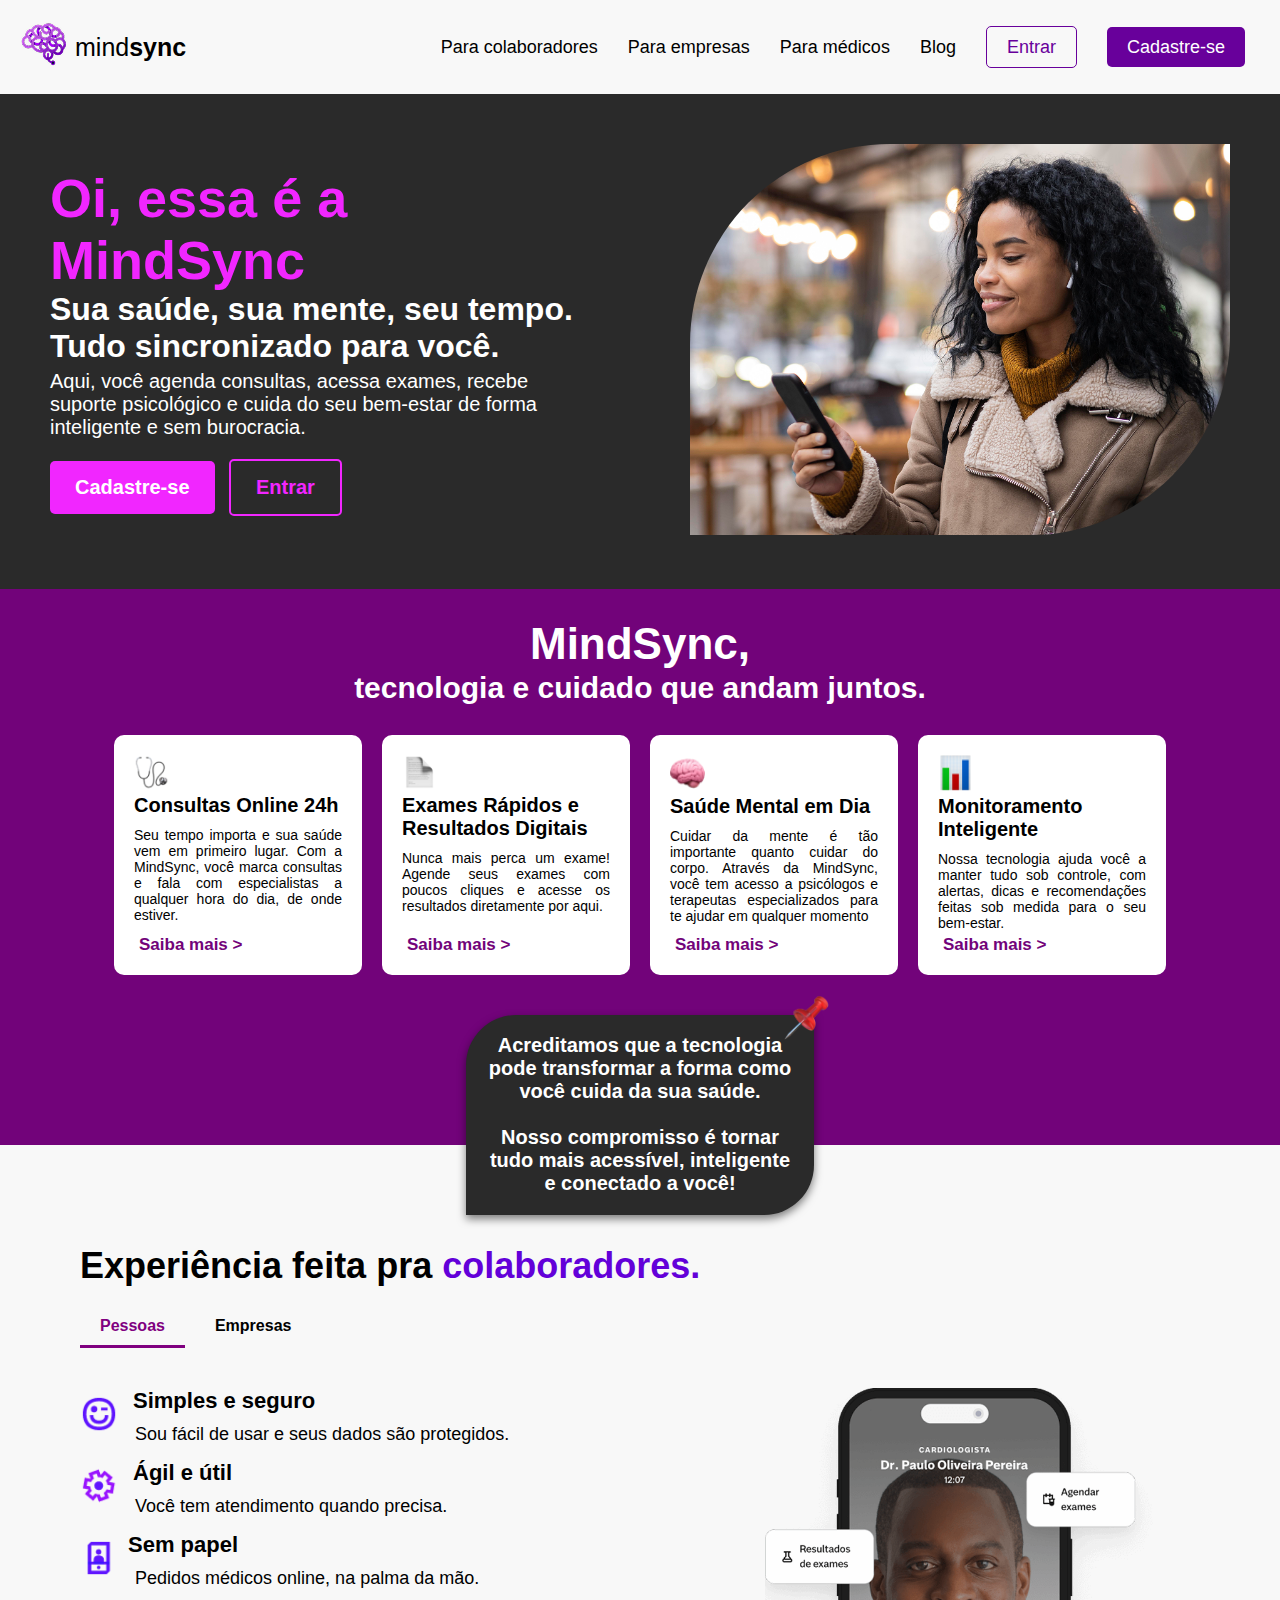
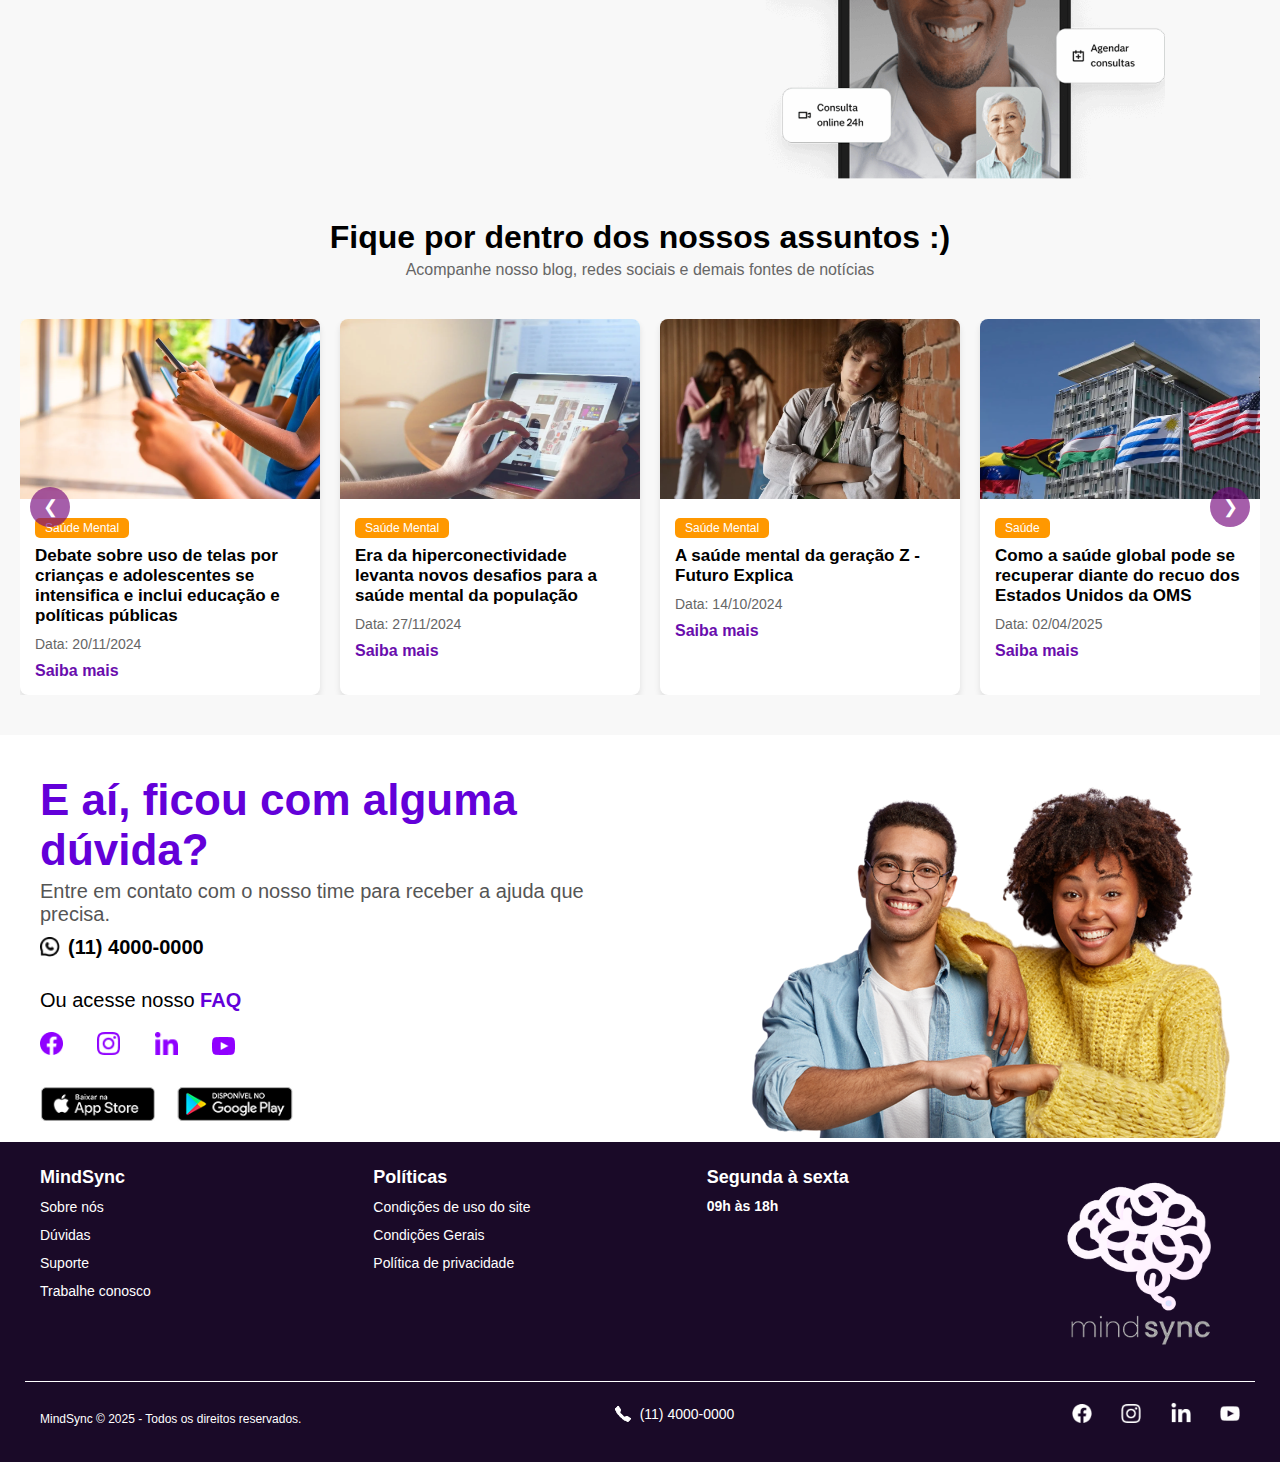
<file: mindsync/html/index.html>
<!DOCTYPE html>
<html lang="PT-br">
<head>
    <meta charset="UTF-8">
    <meta name="viewport" content="width=device-width, initial-scale=1.0">
    <link rel="stylesheet" href="../css/style.css">
    <link rel="shortcut icon" href="../imagens/img_index.html/fav-icon.png" type="image/x-icon">
    <title>MindSync</title>
</head>
<body>
<!-- HEADER -->
    <header>
        <div class="logo">
           <a href="../html/index.html"><img src="../imagens/img_index.html/fav-icon.png" alt="logoSite"></a>
            <p>mind<strong>sync</strong></p>
        </div>
        <nav>
            <ul>
                <li class="hoverheader"><a href="#">Para colaboradores</a></li>
                <li class="hoverheader"><a href="#">Para empresas</a></li>
                <li class="hoverheader"><a href="#">Para médicos</a></li>
                <li class="hoverheader"><a href="../html/blog.html">Blog</a></li>
                <li><a href="../html/login.html" class="entra">Entrar</a></li>
                <li><a href="#" class="cadastrar">Cadastre-se</a></li>
            </ul>
        </nav>
        <div class="menu-icon" onclick="toggleMenu()">&#9776;</div>
    </header>

    <script>
        function toggleMenu() {
            const nav = document.querySelector('nav ul');
            nav.classList.toggle('active');
        }
    </script>
<!-- FIM DO HEADER -->

<div class="container">
    <div class="text-content">
        <h1>Oi, essa é a <span>MindSync</span></h1>
        <h2>Sua saúde, sua mente, seu tempo. Tudo sincronizado para você.</h2>
        <p>Aqui, você agenda consultas, acessa exames, recebe suporte psicológico e cuida do seu bem-estar de forma inteligente e sem burocracia.</p>
        <div class="buttons">
            <a href="#" class="cadastro">Cadastre-se</a>
            <a href="../html/login.html" class="entrar">Entrar</a>
        </div>
    </div>
    <div class="image-content">
        <img src="../imagens/img_index.html/imagemBanner1.png" alt="Mulher usando celular">
    </div>
</div>

<section class="section-container">
    <h1 class="section-title" style="font-size: 44px;">MindSync,</h1>
    <h2 class="section-title" style="margin: 2px 0 30px 0;">tecnologia e cuidado que andam juntos.</h2>
    <div class="cards-container">
        <div class="card">
            <img src="../imagens/img_index.html/iconEstetoscopio.png" alt="Estetoscopio">
            <h3>Consultas Online 24h</h3>
            <p>Seu tempo importa e sua saúde vem em primeiro lugar. Com a MindSync, você marca consultas e fala com especialistas a qualquer hora do dia, de onde estiver.</p>
            <a href="#">Saiba mais  ></a>
        </div>
        <div class="card">
            <img src="../imagens/img_index.html/iconConsulta.png" alt="exames">
            <h3>Exames Rápidos e Resultados Digitais</h3>
            <p>Nunca mais perca um exame! Agende seus exames com poucos cliques e acesse os resultados diretamente por aqui.</p>
            <a href="#">Saiba mais  ></a>
        </div>
        <div class="card">
            <img src="../imagens/img_index.html/iconCerebro.png" alt="Cerebro">
            <h3>Saúde Mental em Dia</h3>
            <p>Cuidar da mente é tão importante quanto cuidar do corpo. Através da MindSync, você tem acesso a psicólogos e
                terapeutas especializados para
                te ajudar em qualquer momento</p>
            <a href="#">Saiba mais  ></a>
        </div>
        <div class="card">
            <img src="../imagens/img_index.html/iconmonitoramentoInteligente.png" alt="monitoramentoInteligente">
            <h3>Monitoramento Inteligente</h3>
            <p>Nossa tecnologia ajuda você a manter tudo sob controle, com alertas, dicas e recomendações feitas sob medida
                para o seu bem-estar.</p>
            <a href="#" >Saiba mais  ></a>
        </div>

    </div>
    <div style=" display: flex; justify-content: center; align-items: center; margin-top: 20px;">
    <div class="menssagem" style=" display: flex; justify-content: center; align-items: center;">
        <img src="../imagens/img_index.html/pingo.png" alt="">
        <p><strong> Acreditamos que a tecnologia pode transformar a forma como você cuida da sua saúde.<br>
        <br>
        Nosso compromisso é tornar tudo mais acessível, inteligente e conectado a você!</strong></p>
    </div>
    </div>
</section>

<section class="interactive-section">
    <h2>Experiência feita pra <span>colaboradores.</span></h2>


    <div class="tabs">
        <button class="tab-button active" data-target="pessoas">Pessoas</button>
        <button class="tab-button" data-target="empresas">Empresas</button>
    </div>
    <div>
    <div class="content pessoas active">
       
        <div class="features">
            <div class="feature-item"><img src="../imagens/img_index.html/IconSimpleseSeguro.png" alt=""> 
                <strong>Simples e seguro</strong>
                <p style="margin-top:10px">Sou fácil de usar e seus dados são protegidos.</p>
            </div>
            <div class="feature-item"><img src="../imagens/img_index.html/iconAgileutil.png" alt="Agil e Util"> <strong>Ágil e útil</strong> <p style="margin-top:10px">Você tem atendimento quando precisa.</p></div>
            <div class="feature-item"><img src="../imagens/img_index.html/iconSempapel.png" alt=""><strong>Sem papel</strong> <p style="margin-top:10px">Pedidos médicos online, na palma da mão.</p> </div>
        </div>
        <div class="image-container">
            <img src="../imagens/img_index.html/imgTeleConsulta.png" alt="TeleConsulta">
        </div>
    </div>
    </div>
    <div class="content empresas">
        <div class="features">
            <div class="feature-item"><img src="../imagens/img_index.html/IconSimpleseSeguro.png" alt=""> 
                <strong>Gestão eficiente</strong>
                <p style="margin-top:10px">Ferramenta completas para RH e saúde</p>
            </div>
            <div class="feature-item"><img src="../imagens/img_index.html/iconAgileutil.png" alt="Agil e Util"> <strong>Benefícios corporativos</strong> <p style="margin-top:10px">Cuide da saúde dos colcaboradore</p></div>
            <div class="feature-item"><img src="../imagens/img_index.html/iconSempapel.png" alt=""><strong>Atendimento rápido</strong> <p style="margin-top:10px">Agendamento e suporte sem complicações</p> </div>
        </div>
        <div class="image-container">
            <img src="../imagens/img_index.html/imgTeleConsulta.png" alt="TeleConsulta">
        </div>
    </div>
</section>
<script>
    document.querySelectorAll('.tab-button').forEach(button => {
        button.addEventListener('click', () => {
            document.querySelectorAll('.tab-button').forEach(btn => btn.classList.remove('active'));
            document.querySelectorAll('.content').forEach(content => content.classList.remove('active'));
            
            button.classList.add('active');
            document.querySelector(`.${button.dataset.target}`).classList.add('active');
            
            const section = document.querySelector('.interactive-section');
            if (button.dataset.target === 'empresas') {
                section.style.backgroundColor = '#DDC4FF';
            } else {
                section.style.backgroundColor = '#ffffff';
            }
        });
    });
</script>

<section class="conteudo-blog">
    <h2 class="titulo-blog">Fique por dentro dos nossos assuntos :)</h2>
    <p class="descricao-blog">Acompanhe nosso blog, redes sociais e demais fontes de notícias</p>
    <div class="carousel-container" id="carouselContainer">
        <button class="btn-controle btn-esquerda" onclick="moverCarrossel(-1)">&#10094;</button>
        <div class="carousel" id="carousel">
            <div class="cartao-blog">
                <img src="../imagens/img_index.html/Uso-de-telas-e-saude-mental-de-criancas-e-adolescentes-Einstein.webp" alt="Imagem Blog">
                <div class="conteudo-cartao">
                    <span class="categoria">Saúde Mental</span>
                    <h3 class="titulo-cartao">Debate sobre uso de telas por crianças e adolescentes se intensifica e inclui educação e políticas públicas</h3>
                    <p class="autor">Data: 20/11/2024</p>
                    <a href="#" class="link-saiba-mais">Saiba mais</a>
                </div>
            </div>
            <div class="cartao-blog">
                <img src="../imagens/img_index.html/taras-shypka-iFSvn82XfGo-unsplash.webp" alt="Imagem Blog">
                <div class="conteudo-cartao">
                    <span class="categoria">Saúde Mental</span>
                    <h3 class="titulo-cartao">Era da hiperconectividade levanta novos desafios para a saúde mental da população</h3>
                    <p class="autor">Data: 27/11/2024</p>
                    <a href="#" class="link-saiba-mais">Saiba mais</a>
                </div>
            </div>
            <div class="cartao-blog">
                <img src="../imagens/img_index.html/geracaoz.webp" alt="Imagem Blog">
                <div class="conteudo-cartao">
                    <span class="categoria">Saúde Mental</span>
                    <h3 class="titulo-cartao">A saúde mental da geração Z - Futuro Explica</h3>
                    <p class="autor">Data: 14/10/2024</p>
                    <a href="#" class="link-saiba-mais">Saiba mais</a>
                </div>
            </div>
            <div class="cartao-blog">
                <img src="../imagens/img_index.html/14195612051_ccc4e09dbf_c.webp" alt="Imagem Blog">
                <div class="conteudo-cartao">
                    <span class="categoria">Saúde</span>
                    <h3 class="titulo-cartao">Como a saúde global pode se recuperar diante do recuo dos Estados Unidos da OMS</h3>
                    <p class="autor">Data: 02/04/2025</p>
                    <a href="#" class="link-saiba-mais">Saiba mais</a>
                </div>
            </div>
            <div class="cartao-blog">
                <img src="../imagens/AdobeStock_640845796-scaled (1).webp" alt="Imagem Blog">
                <div class="conteudo-cartao">
                    <span class="categoria">Saúde</span>
                    <h3 class="titulo-cartao">Primeiro biossimilar de insulina de ação rápida é aprovado pelo FDA</h3>
                    <p class="autor">Data: 05/03/2025</p>
                    <a href="#" class="link-saiba-mais">Saiba mais</a>
                </div>
            </div>
            <div class="cartao-blog">
                <img src="../imagens/AdobeStock_480922268.webp" alt="Imagem Blog">
                <div class="conteudo-cartao">
                    <span class="categoria">Longevidade</span>
                    <h3 class="titulo-cartao">Autocuidado é aposta de centro de pesquisa do Imperial College de Londres pioneiro no estudo do tema</h3>
                    <p class="autor">Data: 17/01/2025</p>
                    <a href="#" class="link-saiba-mais">Saiba mais</a>
                </div>
            </div>
            <div class="cartao-blog">
                <img src="../imagens/Escassez-de-geriatras-Einstein.jpg" alt="Imagem Blog">
                <div class="conteudo-cartao">
                    <span class="categoria">Longevidade</span>
                    <h3 class="titulo-cartao">Escassez de geriatras desafia sistemas de saúde em um mundo que envelhece</h3>
                    <p class="autor">Data: 11/09/2024</p>
                    <a href="#" class="link-saiba-mais">Saiba mais</a>
                </div>
            </div>
            <div class="cartao-blog">
                <img src="../imagens/Doencas-cronicas-nao-transmissiveis-Futuro-Explica-Novo-Nordisk.webp" alt="Imagem Blog">
                <div class="conteudo-cartao">
                    <span class="categoria">Saúde</span>
                    <h3 class="titulo-cartao">Por que as doenças crônicas são uma preocupação para a saúde pública? – Futuro Explica Edição Especi</h3>
                    <p class="autor">Data: 10/09/2024</p>
                    <a href="#" class="link-saiba-mais">Saiba mais</a>
                </div>
            </div>
        </div>
        <button class="btn-controle btn-direita" onclick="moverCarrossel(1)">&#10095;</button>
    </div>
</section>
<script>
    let deslocamento = 0;
    function moverCarrossel(direcao) {
        const carrossel = document.getElementById('carousel');
        const larguraCartao = document.querySelector('.cartao-blog').offsetWidth + 20;
        deslocamento += direcao * larguraCartao;
        deslocamento = Math.max(0, Math.min(deslocamento, carrossel.scrollWidth - carrossel.clientWidth));
        carrossel.style.transform = `translateX(-${deslocamento}px)`;
    }
</script>

<section class="contato-section">
    <div class="contato-container">
        <div class="contato-texto">
            <h2 class="contato-titulo">E aí, ficou com alguma dúvida?</h2>
            <p class="contato-subtitulo">Entre em contato com o nosso time para receber a ajuda que precisa.</p>
            <p class="contato-whatsapp">
                <img src="../imagens/img_index.html/iconWhats.png" alt="Ícone do WhatsApp" class="contato-icone">
                (11) 4000-0000
            </p>
            <p class="contato-faq">Ou acesse nosso <a href="#" class="contato-link">FAQ</a></p>
            <div class="contato-redes">
                <img src="../imagens/img_index.html/Vector.png" alt="Facebook">
                <img src="../imagens/img_index.html/Vector-1.png" alt="Instagram">
                <img src="../imagens/img_index.html/Vector-2.png" alt="LinkedIn">
                <img src="../imagens/img_index.html/Vector-3.png" alt="YouTube">
            </div>
            <div class="contato-lojas">
                <img src="../imagens/img_index.html/imgAppStore.png" alt="Baixar no App Store">
                <img src="../imagens/img_index.html/imgGooglePlay.png" alt="Disponível no Google Play">
            </div>
        </div>
        <div class="contato-imagem">
            <img src="../imagens/img_index.html/fashionable-young-man-woman-posing-Photoroom 2.png" alt="Imagem de duas pessoas interagindo">
        </div>
    </div>
</section>

<footer class="footer-mindsync">
    <div class="footer-container">
        <div class="footer-coluna">
            <h3 class="footer-titulo">MindSync</h3>
            <ul class="footer-lista">
                <li><a href="#">Sobre nós</a></li>
                <li><a href="#">Dúvidas</a></li>
                <li><a href="#">Suporte</a></li>
                <li><a href="#">Trabalhe conosco</a></li>
            </ul>
        </div>

        <div class="footer-coluna">
            <h3 class="footer-titulo">Políticas</h3>
            <ul class="footer-lista">
                <li><a href="#">Condições de uso do site</a></li>
                <li><a href="#">Condições Gerais</a></li>
                <li><a href="#">Política de privacidade</a></li>
            </ul>
        </div>

        <div class="footer-coluna">
            <h3 class="footer-titulo">Segunda à sexta</h3>
            <p class="footer-horario">09h às 18h</p>
        </div>

        <div class="footer-logo">
            <img src="../imagens/img_index.html/logoFooter.png" alt="MindSync">
        </div>
    </div>

    <div class="footer-linha"></div>

    <div class="footer-base">
        <p class="footer-direitos">MindSync © 2025 - Todos os direitos reservados.</p>
        <div class="footer-contato">
            <img src="../imagens/img_index.html/icontelefoneBranco.png" alt="Ícone de telefone">
            (11) 4000-0000
        </div>
        <div class="footer-redes">
            <img src="../imagens/img_index.html/20451dd110aba205a1d0.svg.png" alt="Facebook">
            <img src="../imagens/img_index.html/393d9fd6a1a62a73fc92.svg fill.png" alt="Instagram">
            <img src="../imagens/img_index.html/2fdfad44cacfa7bb078b.svg fill.png" alt="LinkedIn">
            <img src="../imagens/img_index.html/ecc42ad300704cdafa29.svg fill.png" alt="YouTube">
        </div>
        
    </div>
    
</footer>

</body>
</html>
</file>
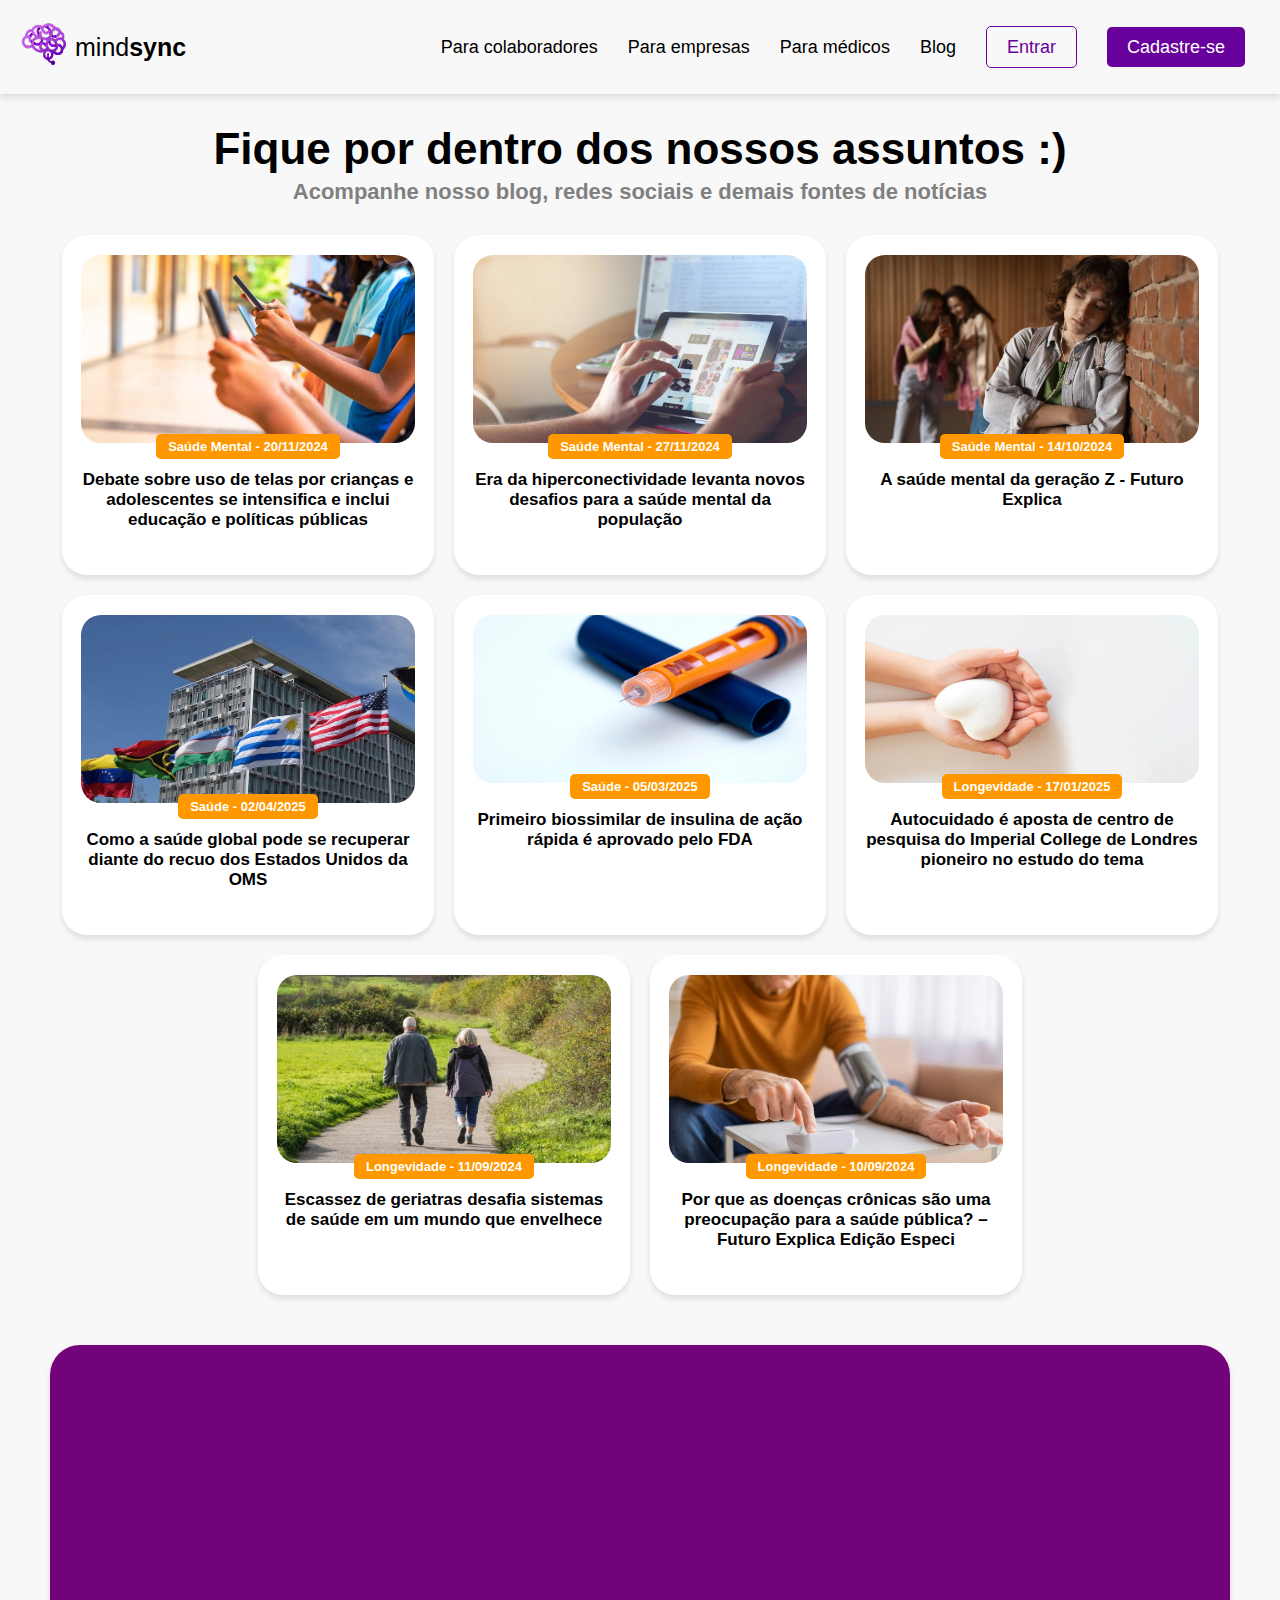
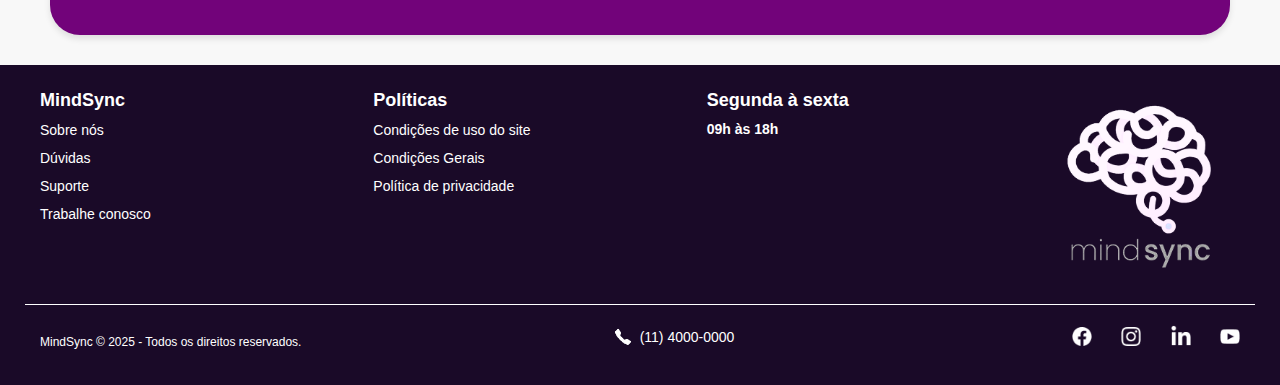
<file: mindsync/html/blog.html>
<!DOCTYPE html>
<html lang="PT-br">
<head>
    <meta charset="UTF-8">
    <meta name="viewport" content="width=device-width, initial-scale=1.0">
    <link rel="stylesheet" href="../css/style.css">
    <link rel="stylesheet" href="../css/blog.css">
    <link rel="shortcut icon" href="../imagens/img_index.html/fav-icon.png" type="image/x-icon">
    <title>MindSync</title>
</head>
<body>
<!-- HEADER -->
    <header>
        <div class="logo">
           <a href="../html/index.html"><img src="../imagens/img_index.html/fav-icon.png" alt="logoSite"></a>
            <p>mind<strong>sync</strong></p>
        </div>
        <nav>
            <ul>
                <li class="hoverheader"><a href="#">Para colaboradores</a></li>
                <li class="hoverheader"><a href="#">Para empresas</a></li>
                <li class="hoverheader"><a href="#">Para médicos</a></li>
                <li class="hoverheader"><a href="#">Blog</a></li>
                <li><a href="../html/login.html" class="entra">Entrar</a></li>
                <li><a href="#" class="cadastrar">Cadastre-se</a></li>
            </ul>
        </nav>
        <div class="menu-icon" onclick="toggleMenu()">&#9776;</div>
    </header>

    <script>
        function toggleMenu() {
            const nav = document.querySelector('nav ul');
            nav.classList.toggle('active');
        }
    </script>
<!-- FIM DO HEADER -->
 <section class="section-container-blog">
    <h1 class="section-title-blog" style="font-size: 44px; color:black; font-weight: bold;">Fique por dentro dos nossos assuntos :)</h1>
    <h2 class="section-title-blog" style="margin: 5px 0 30px 0;">Acompanhe nosso blog, redes sociais e demais fontes de notícias</h2>
    <div class="cards-container-blog">
        <div class="card-blog">
            <img src="../imagens/img_index.html/Uso-de-telas-e-saude-mental-de-criancas-e-adolescentes-Einstein.webp" alt="Estetoscopio">
            <span class="categoria-blog">Saúde Mental - 20/11/2024</span>
            <h3>Debate sobre uso de telas por crianças e adolescentes se intensifica e inclui educação e políticas públicas</h3>
            <!-- <a href="#" style="margin-top:-10px ;">Saiba mais</a> -->
        </div>
        <div class="card-blog">
            <img src="../imagens/img_index.html/taras-shypka-iFSvn82XfGo-unsplash.webp" alt="exames">
            <span class="categoria-blog">Saúde Mental - 27/11/2024</span>
            <h3>Era da hiperconectividade levanta novos desafios para a saúde mental da população</h3>
            <!-- <a href="#">Saiba mais</a> -->
        </div>
        <div class="card-blog">
            <img src="../imagens/img_index.html/geracaoz.webp" alt="exames">
            <span class="categoria-blog">Saúde Mental - 14/10/2024</span>
            <h3>A saúde mental da geração Z - Futuro Explica</h3>
            <!-- <a href="#" style="margin-top: 25px;">Saiba mais</a> -->
        </div>
        <div class="card-blog">
            <img src="../imagens/img_index.html/14195612051_ccc4e09dbf_c.webp" alt="exames">
            <span class="categoria-blog">Saúde - 02/04/2025</span>
            <h3>Como a saúde global pode se recuperar diante do recuo dos Estados Unidos da OMS</h3>
            <!-- <a href="#">Saiba mais</a> -->
        </div>
        <div class="card-blog">
            <img style="height: 168px;" src="../imagens/AdobeStock_640845796-scaled (1).webp" alt="exames">
            <span class="categoria-blog">Saúde - 05/03/2025</span>
            <h3>Primeiro biossimilar de insulina de ação rápida é aprovado pelo FDA</h3>
            <!-- <a href="#">Saiba mais</a> -->
        </div>
        <div class="card-blog">
            <img style="height: 168px;" src="../imagens/AdobeStock_480922268.webp" alt="exames">
            <span class="categoria-blog">Longevidade - 17/01/2025</span>
            <h3>Autocuidado é aposta de centro de pesquisa do Imperial College de Londres pioneiro no estudo do tema</h3>
            <!-- <a href="#">Saiba mais</a> -->
        </div>
        <div class="card-blog">
            <img src="../imagens/Escassez-de-geriatras-Einstein.jpg" alt="exames">
            <span class="categoria-blog">Longevidade - 11/09/2024</span>
            <h3>Escassez de geriatras desafia sistemas de saúde em um mundo que envelhece</h3>
            <!-- <a href="#">Saiba mais</a> -->
        </div>
        <div class="card-blog">
            <img src="../imagens/Doencas-cronicas-nao-transmissiveis-Futuro-Explica-Novo-Nordisk.webp" alt="exames">
            <span class="categoria-blog">Longevidade - 10/09/2024</span>
            <h3>Por que as doenças crônicas são uma preocupação para a saúde pública? – Futuro Explica Edição Especi</h3>
            <!-- <a href="#">Saiba mais</a> -->
        </div>
        <div class="app">
            

        </div>

    </div>
</section>
<footer class="footer-mindsync">
    <div class="footer-container">
        <div class="footer-coluna">
            <h3 class="footer-titulo">MindSync</h3>
            <ul class="footer-lista">
                <li><a href="#">Sobre nós</a></li>
                <li><a href="#">Dúvidas</a></li>
                <li><a href="#">Suporte</a></li>
                <li><a href="#">Trabalhe conosco</a></li>
            </ul>
        </div>

        <div class="footer-coluna">
            <h3 class="footer-titulo">Políticas</h3>
            <ul class="footer-lista">
                <li><a href="#">Condições de uso do site</a></li>
                <li><a href="#">Condições Gerais</a></li>
                <li><a href="#">Política de privacidade</a></li>
            </ul>
        </div>

        <div class="footer-coluna">
            <h3 class="footer-titulo">Segunda à sexta</h3>
            <p class="footer-horario">09h às 18h</p>
        </div>

        <div class="footer-logo">
            <img src="../imagens/img_index.html/logoFooter.png" alt="MindSync">
        </div>
    </div>

    <div class="footer-linha"></div>

    <div class="footer-base">
        <p class="footer-direitos">MindSync © 2025 - Todos os direitos reservados.</p>
        <div class="footer-contato">
            <img src="../imagens/img_index.html/icontelefoneBranco.png" alt="Ícone de telefone">
            (11) 4000-0000
        </div>
        <div class="footer-redes">
            <img src="../imagens/img_index.html/20451dd110aba205a1d0.svg.png" alt="Facebook">
            <img src="../imagens/img_index.html/393d9fd6a1a62a73fc92.svg fill.png" alt="Instagram">
            <img src="../imagens/img_index.html/2fdfad44cacfa7bb078b.svg fill.png" alt="LinkedIn">
            <img src="../imagens/img_index.html/ecc42ad300704cdafa29.svg fill.png" alt="YouTube">
        </div>
        
    </div>
    
</footer>
</body>
</html>
</file>
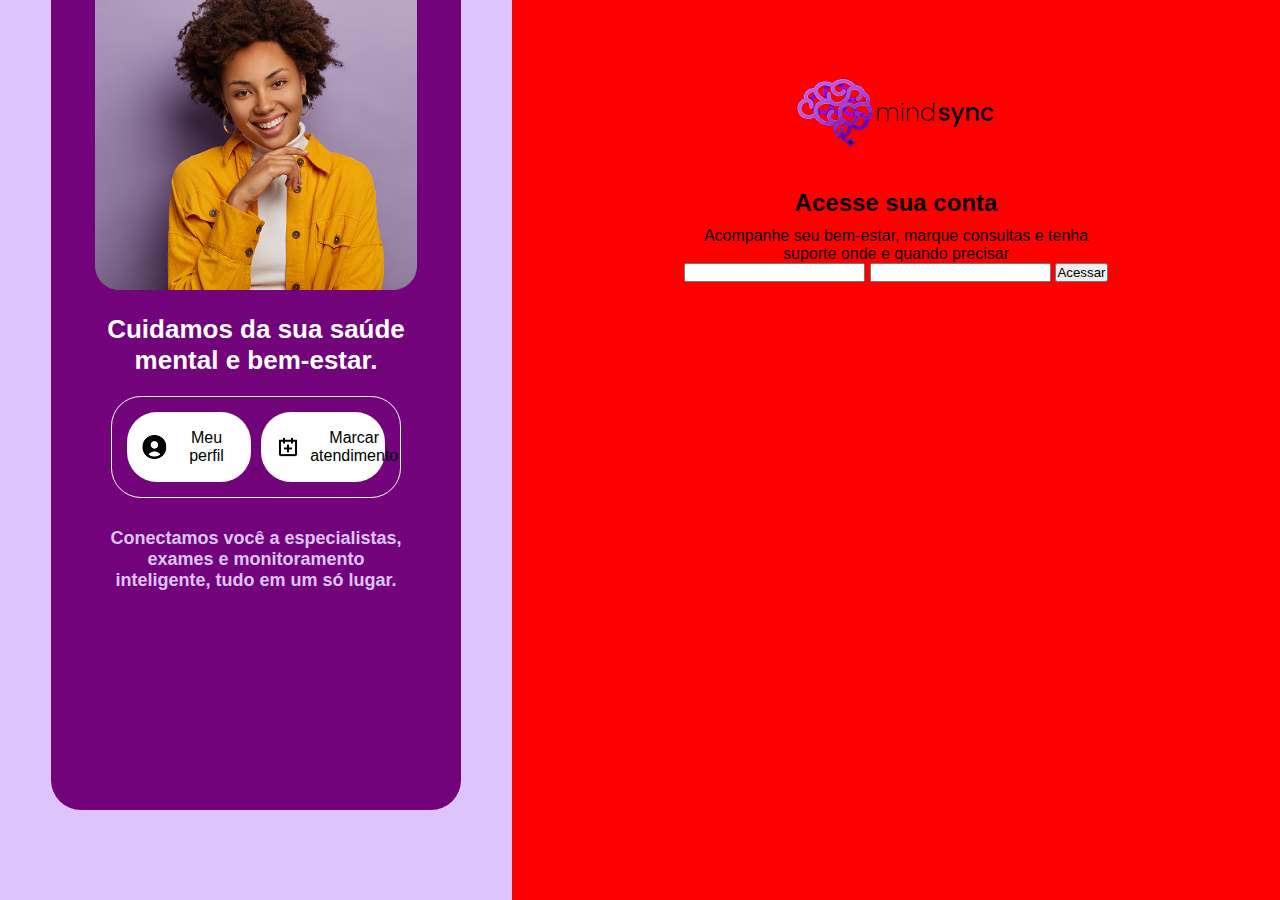
<file: mindsync/html/login.html>
<!DOCTYPE html>
<html lang="PT-br">
<head>
    <meta charset="UTF-8">
    <meta name="viewport" content="width=device-width, initial-scale=1.0">
    <link rel="stylesheet" href="../css/loginstyle.css">
    <link rel="shortcut icon" href="../imagens/img_index.html/fav-icon.png" type="image/x-icon">
    <title>MindSync</title>

</head>
<body>
    <main style="display: flex;">
        <div class="containerprincipal">
        <div class="container">
            <div class="image-container">
                <img src="../imagens/headshot-lovely-happy-adult-feale-smiles-pleasantly-shows-white-teeth-keeps-hand-chin-wears-stylish-yellow-jacket-expresses-good-emotions-has-enthusiatic-look-being-good-mood 2.png" alt="Usuária feliz">
                <p class="title">Cuidamos da sua saúde mental e bem-estar.</p>
            </div>
            
            <div class="access-box">
                <div class="access-item">
                    <img src="../imagens/image 21.png" alt="perfil">
                    <p style="margin-left: 10px;">Meu perfil</p>
                </div>
                <div class="access-item">
                    <img src="../imagens/SVG.png" alt="atendimento">
                    <p style="margin-left: 10px;">Marcar atendimento</p>
                </div>
            </div>
            <p class="description">Conectamos você a especialistas, exames e monitoramento inteligente, tudo em um só lugar.</p>
        </div>
        </div>
            <div class="login">
                <img src="../imagens/logoSite.png" alt="lodo do site">
                <div class="tituloLogin">
                    <h2 style="margin-bottom: 10px;">Acesse sua conta</h2>
                    <p>Acompanhe seu bem-estar, marque consultas e tenha <br>suporte onde e quando precisar</p>
                </div>
                <form class="">
                    <input type="email" name="Email" id="" required>
                    <input type="password" name="senha" id="" required>
                    <button>Acessar</button>
                </form>
            <div>
        </div>
    </main>
</body>
</html>
</file>
<file: mindsync/css/style.css>
body, h1, p, ul, li {
    margin: 0;
    padding: 0;
    font-family: Arial, sans-serif;
    
}

/* HEADER */
header {
    padding: 20px;
    display: flex;
    justify-content: space-between;
    align-items: center;
    flex-wrap: wrap;
    box-shadow: 0px 4px 6px rgba(0, 0, 0, 0.1);
}
header .logo{
    font-size: 25px;
    display: flex;
    align-items: center;
    gap: 7px;
}
header .p{
    margin: 50px
}

.hoverheader :hover{
    color:#68009B;
    border-bottom: solid 2px #68009B;
    padding-bottom: 10px;
    transition: 0.15s ease-in-out;
}

nav ul {
    list-style: none;
    display: flex;
    align-items: center;
    margin: 0;
    padding: 0;
}
nav ul li {
    margin: 0 15px;
}
nav ul li a {
    color: black;
    text-decoration: none;
    font-size: 18px;
}

nav ul li a.cadastrar {
    background-color: #68009B;
    color: white;
    padding: 10px 20px;
    border-radius: 5px;
}
nav ul li a.entra {
    border: solid 1px #68009B;
    color: #68009B;
    padding: 10px 20px;
    border-radius: 5px;
}
.menu-icon {
    display: none;
    font-size: 1.5em;
    cursor: pointer;
}

/* responsivos */
@media (max-width: 1028px) {
    header {
        padding: 10px;
    }
    .menu-icon {
        display: block; /* Mostra o ícone do menu */
    }
    nav ul {
        display: none;
        flex-direction: column;
        width: 100%;
        position: absolute;
        top: 60px; /* Ajuste conforme a altura do header */
        left: 0;
        background-color: white;
        padding: 10px 0 20px 0;
    }
    nav ul.active {
        display: flex;
    }
    nav ul li {
        margin: 10px 0;
        text-align: left;
    } 
    nav ul li a.entra{
        margin: 10px 0;
        text-align: left;
        border: none;
    }
}

/* BANNER 1 */
.container {
    display: flex;
    flex-wrap: wrap;
    max-width: 100%;
    background: #2A2A2A;
    overflow: hidden;
}
.text-content, .image-content {
    flex: 1;
    padding: 50px;
}
.text-content {
    display: flex;
    flex-direction: column;
    justify-content: center;
}
.text-content h1 {
    color: #F126FF;
    font-size: 54px;
}
.text-content h2{
    color: white;
    font-size: 32px;
}
.text-content p {
    margin-top: 5px;
    font-size: 20px;
    color: white;
}
.buttons {
    margin-top: 20px;
}
.buttons a {
    text-decoration: none;
    padding: 15px 25px;
    border-radius: 5px;
    margin-right: 10px;
    font-weight: bold;
    display: inline-block;
    font-size: 20px;
}
.buttons .cadastro {
    background: #F126FF;
    color: white;
}
.buttons .entrar {
    border: 2px solid #F126FF;
    color: #F126FF;
}
.image-content img {
    width: 100%;
    height: auto;
    border-radius: 200px 0 200px 0;
    align-items: center;
}
@media (max-width: 1028px) {
    .container {
        flex-direction: column;
        text-align: center;
    }
    .text-content, .image-content {
        padding: 25px;
    }
    .image-content img {
        border-radius: 50px 0;
        margin-top: -30px;   
    }
    .buttons a {
        margin: 5px;
        padding: 15px;
    }
    .text-content h1 {
        font-size: 45px;
    }
    .text-content h2{
        font-size: 28px;
    }
    .text-content p {
        font-size: 18px;
    }

}
/* FIM DO BANNER 1 */

/* BANNER 2 */
.section-container {
    background-color: #72037A;
    color: white;
    padding: 30px 20px;
    text-align: center;

}
.section-title {
    font-size: 30px;
    font-weight: bold;
    text-align: center;
    /* padding-left: 40px;    */
   
}
.cards-container {
    display: flex;
    flex-wrap: wrap;
    justify-content: center;
    gap: 20px;
}
.card {
    background: white;
    color: black;
    padding: 20px;
    border-radius: 10px;
    width: 20%;
    text-align: left;
    height: 240px;
    position: relative;
}
.card h3 {
    font-size: 20px;
    margin-bottom: 10px;
    margin-top: 10px;
}
.card p {
    font-size: 14px;
    margin-bottom: 10px;
    text-align: justify;
}
.card a {
    color: #72037A;
    font-weight: bold;
    text-decoration: none;   
    display: inline-block;
    margin-top: 20px;
    padding: 5px 10px;
    font-size: 17px;
    font-weight: bold;
    position: absolute;
    bottom: 15px;
    left: 15px;
}
.card img{
    width: 35px;
    margin-bottom: -10px;
}
.highlight-container {
    background-color: black;
    color: white;
    padding: 20px;
    border-radius: 10px;
    max-width: 400px;
    margin: 40px auto;
}
.image-group {
    width: 100%;
    max-width: 800px;
    margin: 20px auto;
    display: block;
}
.menssagem{
    background-color: #2A2A2A;
    height: 200px;
    width: 28%;
    border-radius: 50px 0;
    padding: 20px;
    margin-top: 20px;
    display: flex;
    font-size: 20px;
    box-shadow: 0 4px 8px rgba(0, 0, 0, 0.5);
    position: relative;
    margin-bottom: -100px;
}
.menssagem img{
    position: absolute;
    top: -20px;
    right: -15px;
    width: 45px;
   
}
.menssagem p {
    font-size: 100%;
}
.section-title h1{
    font-size: 48px;
}
@media (max-width: 1200px) {
    .card {
        width: 270px;
        height: 240px;
    }
    .section-title {
        font-size: 28px;
        font-weight: bold;
    }
    .menssagem{
        width: 280px;
        height: 255px;
    }
}
@media (max-width: 832px) {
    .card {
        width: 270px;
        height: 240px;
    }
    .cards-container {
        flex-direction: column;
        align-items: center;
    }
    .section-title {
        font-size: 28px;
        font-weight: bold;
        text-align: center;
        padding-left: 0px;
    }
    .menssagem{
        width: 280px;
        height: 255px;
    }
    .section-title h1{
        font-size: 40px;
    }
    .section-title h2{
        font-size: 28ox;
    }



}
/* FINAL BANNER 2 */

/* BANNER 3 */
.interactive-section {
    padding: 100px 20px 0 80px;
    transition: background-color 0.3s ease;
}
.interactive-section h2 {
    font-size: 36px;
}
.interactive-section h2 span{
    color: #6300D9;
}

.tabs {
    display: flex;
    justify-content: start;
    margin-top: 20px;
    margin-bottom: 20px;
}

.tab-button {
    padding: 10px 20px;
    margin-right: 10px;
    border: none;
    background: transparent;
    cursor: pointer;
    font-size: 16px;
    font-weight: bold;
    border-bottom: 3px solid transparent;
}

.tab-button.active {
    border-bottom: 3px solid purple;
    color: purple;
}

.content {
    display: none;
    padding: 20px 0 0 0;
}

.content.active {
    display: flex;  /* Alinha o texto e a imagem lado a lado */
    /* align-items: center;  /* Centraliza verticalmente */
    /* justify-content: space-between; /* Distribui espaço entre texto e imagem */
    /* flex-wrap: wrap; */
}

.features {
    width: 50%; /* Define largura para alinhar ao lado da imagem */
}

.feature-item {
    margin-bottom: 15px;
    font-size:18px;
}
.feature-item img{
    width: 38px;
    margin-bottom: -25px;
    margin-right:10px ;
}


.feature-item strong {
    font-size: 22px;
    text-align: center;
}

.image-container {
    width: 50%; /* Mantém a imagem ao lado do texto */
    display: flex;
    justify-content: center;
}

.image-container img {
    max-width: 400px;
    height: auto;
    border-radius: 10px;
}

.feature-item p{
    margin-left: 55px;
}

/* Ajuste para telas menores */
@media (max-width: 1028px) {
    .content.active {
        flex-direction: column; /* Empilha os elementos */
        align-items: center;
    }
    
    .features, .image-container {
        /* width: 100%; */
        text-align: center;
    }
    .feature-item img{
        margin-bottom: 25px;
        margin-left: 40%;
        margin-right: 40%;
    }
    .feature-item p{
        margin-left: 0px;
    }
    
    .image-container img {
        max-width: 0px;
        height: 0px;
    }
    .tabs{
        justify-content: center;
    }
    .interactive-section{
        padding: 60px 20px 0 20px;
    }
    .interactive-section h2{
        text-align: center;
        margin-top: 30px;
    }

}

/* FINAL BANNER 3 */

/* BANNER 5 */
.contato-section {
    background-color: #fff;
    display: flex;
    padding: 40px 40px 0 40px;
}

.contato-container {
    display: flex;
    width: 100%;
    justify-content: space-between;
    flex-wrap: wrap;
}

.contato-texto {
    max-width: 50%;
    min-width: 300px;
}

.contato-titulo {
    font-size: 44px;
    color: #6300D9;
    font-weight: bold;
    margin-bottom: 5px;

}

.contato-subtitulo {
    font-size: 20px;
    color: #555;
    margin-top: 0px;
}

.contato-whatsapp {
    display: flex;
    align-items: center;
    font-size: 20px;
    font-weight: bold;
    margin-top: 10px;
}

.contato-icone {
    width: 20px;
    margin-right: 8px;
}

.contato-faq {
    font-size: 20px;
    margin-top: 30px;
}

.contato-link {
    color: #6300D9;
    font-weight: bold;
    text-decoration: none;
}

.contato-redes img,
.contato-lojas img {
    width: 23px;
    margin-top: 20px;
    margin-right: 30px;
    cursor: pointer;
}

.contato-lojas img {
    width: 130px;
    margin: 20px 10px 0 -7px;
}

.contato-imagem img {
    max-width: 500px;
    height: auto;
}

/* Responsividade */
@media (max-width: 1028px) {
    .contato-container {
        flex-direction: column;
        text-align: center;
    }

    .contato-texto {
        max-width: 100%;
    }

    .contato-redes img,
    .contato-lojas img {
        margin: 5px;
    }

    .contato-imagem {
        margin-top: 20px;
    }
    .contato-imagem img{
        width: 300px;
        margin-bottom: 0px;
    }
    .contato-whatsapp{
        justify-content: center;
        margin-top: 20px;
    }
}
/* FINAL BANNER 5 */

/* FOOTER */
.footer-mindsync {
    background-color: #1A0A28;
    color: #fff;
    padding: 25px;
    text-align: left;
}

.footer-container {
    display: flex;
    justify-content: space-between;
    align-items: flex-start;
    flex-wrap: wrap;
    max-width: 1200px;
    margin: 0 auto;
}

.footer-coluna {
    flex: 1;
    min-width: 200px;
    margin-bottom: 20px;
}

.footer-titulo {
    font-size: 18px;
    font-weight: bold;
    margin-bottom: 10px;
}

.footer-lista {
    list-style: none;
    padding: 0;
}

.footer-lista li {
    margin-bottom: 10px;
    
}

.footer-lista a {
    color: #fff;
    text-decoration: none;
    font-size: 14px;
}

.footer-horario {
    font-size: 14px;
    font-weight: bold;
}

.footer-logo img {
    width: 200px;
}

.footer-linha {
    border-top: 1px solid #ffffff;
    margin: 10px 0;
}

.footer-base {
    display: flex;
    justify-content: space-between;
    
    flex-wrap: wrap;
    max-width: 1200px;
    margin: 0 auto;
    padding: 10px 0;
}

.footer-contato {
    display: flex;
    align-items: center;
    font-size: 14px;
}

.footer-contato img {
    width: 18px;
    margin-right: 8px;
}

.footer-redes img {
    width: 20px;
    margin-left: 25px;
    cursor: pointer;
}

.footer-direitos {
    text-align: center;
    font-size: 12px;
    margin-top: 10px;
}

/* Responsividade */
@media (max-width: 768px) {
    .footer-container {
        text-align: center;
        flex-direction: column;
        align-items: center;
    }

    .footer-coluna {
        max-width: 100%;
    }

    .footer-base {
        flex-direction: column;
        text-align: center;
        gap:10px
    }

    .footer-redes img {
        margin: 5px;
    }
    .footer-contato{
        justify-content: center;
    }
}

/* BANNER 4  */
* {
    margin: 0;
    padding: 0;
    box-sizing: border-box;
}
body {
    font-family: Arial, sans-serif;
    background-color: #f8f8f8;
}
.conteudo-blog {
    max-width: 1300px;
    margin: auto;
    padding: 40px 20px;
    text-align: center;
}
.titulo-blog {
    font-size: 2rem;
    font-weight: bold;
}
.descricao-blog {
    color: #666;
    margin-top: 5px;
    margin-bottom: 40px;
}
.carousel-container {
    position: relative;
    overflow: hidden;
}
.carousel {
    display: flex;
    gap: 20px;
    transition: transform 0.5s ease-in-out;
}
.cartao-blog {
    flex: 0 0 300px;
    background: white;
    border-radius: 8px;
    box-shadow: 0px 4px 6px rgba(0, 0, 0, 0.1);
    overflow: hidden;
    transition: transform 0.3s ease-in-out;
}
.cartao-blog img {
    width: 100%;
    height: 180px;
    object-fit: cover;
}
.conteudo-cartao {
    padding: 15px;
    text-align: left;
}
.categoria {
    background: #ff9800;
    color: white;
    padding: 3px 10px;
    font-size: 12px;
    border-radius: 5px;
}
.titulo-cartao {
    font-size: 17px;
    margin: 10px 0;
}
.autor {
    font-size: 14px;
    color: #666;
}
.link-saiba-mais {
    color: #6a0dad;
    text-decoration: none;
    font-weight: bold;
    display: inline-block;
    margin-top: 10px;
}
.btn-controle {
    position: absolute;
    top: 50%;
    transform: translateY(-50%);
    background: #72037aa3;
    color: white;
    border: none;
    cursor: pointer;
    
    border-radius: 50%;
    font-size: 18px;
    z-index: 10;
    height: 40px;
    width: 40px;
}
.btn-esquerda {
    left: 10px;
}
.btn-direita {
    right: 10px;
}
@media (max-width: 768px) {
    .cartao-blog {
        flex: 0 0 80%;
    }
}
</file>
<file: mindsync/css/blog.css>
/* HEADER - NO STTLE.CSS */
/* BANNER 2 */
.section-container-blog {
    color: Black;
    padding: 30px 20px;
}

.section-title-blog {
    font-size: 22px;
    text-align: center;
    color: gray;
}

.cards-container-blog {
    display: flex;
    flex-wrap: wrap;
    justify-content: center;
    gap: 20px;
}

.card-blog {
    background: white; 
    color: black;
    border-radius: 25px;
    width: 30%;
    text-align: left;
    height: 340px;
    text-align: center;
    box-shadow: 0px 4px 6px rgba(0, 0, 0, 0.1);
}

.card-blog h3 {
    font-size: 17px;
    margin-top: 10px;
    padding: 20px;
    padding-top: 5px;
    text-align: center;
}

.card-blog p {
    font-size: 14px;
    text-align: justify;
    padding-left: 20px;
    padding-right: 20px;   
}

.card-blog a {
    color: white;
    font-weight: bold;
    text-decoration: none;   
    display: inline-block;
    margin-top: 5px;
    padding: 10px 20px;
    font-size: 17px;
    font-weight: bold;
    bottom: 15px;
    left: 15px;
    text-align: center;
    background-color: #72037A;
    border-radius: 14px;
}

.categoria-blog {
    background: #ff9800;
    color: white;
    padding: 5px 12px;
    font-size: 13px;
    border-radius: 5px;
    justify-content: center;
    text-align: center;
    font-weight: bold;
}
.card-blog img{
    width: 90%;
    margin-bottom: -10px;
    border-radius: 20px;
    margin-top: 20px;
}
.highlight-container-blog {
    background-color: black;
    color: white;
    padding: 20px;
    border-radius: 10px;
    max-width: 400px;
    margin: 40px auto;
}
.image-group-blog {
    width: 100%;
    max-width: 800px;
    margin: 20px auto;
    display: block;
}
.menssagem-blog{
    background-color: #2A2A2A;
    height: 200px;
    width: 28%;
    border-radius: 50px 0;
    padding: 20px;
    margin-top: 20px;
    display: flex;
    font-size: 20px;
    box-shadow: 0 4px 8px rgba(0, 0, 0, 0.5);
    position: relative;
    margin-bottom: -100px;
}
.menssagem-blog img{
    position: absolute;
    top: -20px;
    right: -15px;
    width: 45px;
   
}
.menssagem-blog p {
    font-size: 100%;
}
.section-title-blog h1{
    font-size: 48px;
}
@media (max-width: 1200px) {
    .card-blog {
        width: 270px;
        height: 240px;
    }
    .section-title-blog {
        font-size: 28px;
        font-weight: bold;
    }
    .menssagem-blog{
        width: 280px;
        height: 255px;
    }
    .card-blog h3 {
        font-size:16px;
    }
}
@media (max-width: 832px) {
    .card-blog {
        width: 270px;
        height: 240px;
    }
    .cards-container-blog {
        flex-direction: column;
        align-items: center;
    }
    .section-title-blog {
        font-size: 28px;
        font-weight: bold;
        text-align: center;
        padding-left: 0px;
    }
    .menssagem-blog{
        width: 280px;
        height: 255px;
    }
    .section-title-blog h1{
        font-size: 40px;
    }
    .section-title-blog h2{
        font-size: 28ox;
    }
    .card-blog h3 {
        font-size: 16px;
    }

}
/* FINAL BANNER 2 */
.app{
    background-color:#72037A;
    width: 100%;
    margin: 30px;
    height: 290px;
    border-radius: 30px;
    box-shadow: 0px 4px 6px rgba(0, 0, 0, 0.1);
    margin-bottom: 0px;
}
</file>
<file: mindsync/css/loginstyle.css>
.containerprincipal{
    background-color: #DDC4FF;
    width: 40%;
    display: flex;
    justify-content: center;
    height: 100vh;
}
* {
    margin: 0;
    padding: 0;
    box-sizing: border-box;
    font-family: Arial, sans-serif;
}

.container {
    background-color: #72037A;
    max-width: 80%;
    border-radius: 0 0 30px 30px;
    padding: 20px;
    color: white;
    text-align: center;
    align-items: center;
    height: 90%;
    margin-top: 0;
}

 .image-container{


 }
 .image-container img{
    height: 320px;
    margin-top: -50px;

 }
.title {
    font-size: 26px;
    font-weight: bold;
    align-items: center;
    margin: 20px;
    
}
.access-box {
    border: solid 0.5px white;
    color: black;
    border-radius: 30px;
    padding: 15px;
    display: flex;
    justify-content: space-between;
    align-items: center;
    margin: 20px 40px 10px;
}
.access-item {
    width: 48%;
    display: flex;
    height: 70px;
    align-items: center;
    padding: 15px;
    border-radius: 30px;
    background-color: white;
    cursor: pointer;
    
}
.access-item:hover {
    background-color: #E1BEE7;
    transition: 0.3s ease;
}
.description {
    margin: 30px 30px;
    font-size: 18px;
    font-weight: bold;
    color:#DDC4FF;
}
@media (max-width: 1028px) {
    .containerprincipal{
        width: 100%;
        height:500px;
        border-radius: 0  0 30px 30px;
        
    }
    .container {
        border-radius: 0  0 30px 30px;
        padding: 10px;
    }
    .image-container img{
        justify-content: center;
        margin-left: 0px;
        height: 250px;
    }
    .access-box{
        border: solid 1px white;
        padding: 0px;
        margin-left: 15px;
        margin-top: 0px;
        margin-right: 15px;  
    }
    .access-item{
        width: 48%;
        height: 55px;
        margin: 10px;
    }
    .title {
        font-size: 20px;
        margin-top: 0px;
    }
    .description{
        font-size: 14px;
        color: white;
        margin-top: 10px;
    }
}
@media (max-width: 500px) {
    .access-item p {
          font-size: 13px;
    }
}
.login{
background-color: red;
width: 60%;
justify-content: center;
height: 100vh;
text-align: center;
}
.tituloLogin{
margin-top: -40px;
}
</file>
